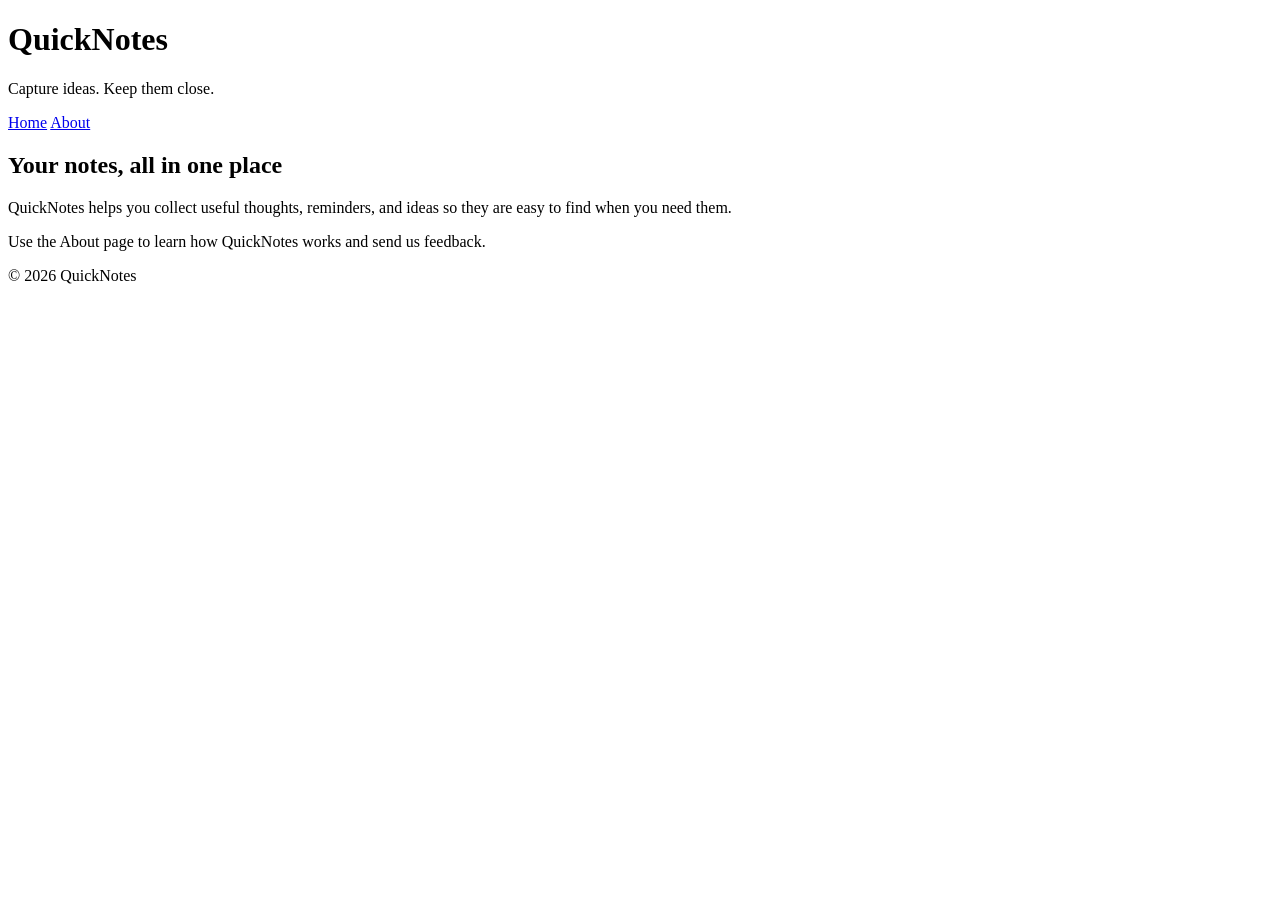
<file: day1/index.html>
<!doctype html>
<html lang="en">
<head>
  <meta charset="utf-8">
  <meta name="viewport" content="width=device-width, initial-scale=1">
  <title>QuickNotes | Home</title>
</head>
<body>
  <header>
    <h1>QuickNotes</h1>
    <p>Capture ideas. Keep them close.</p>
    <nav aria-label="Main navigation">
      <a href="index.html" aria-current="page">Home</a>
      <a href="about.html">About</a>
    </nav>
  </header>

  <main>
    <h2>Your notes, all in one place</h2>
    <p>QuickNotes helps you collect useful thoughts, reminders, and ideas so they are easy to find when you need them.</p>
    <p>Use the About page to learn how QuickNotes works and send us feedback.</p>
  </main>

  <footer>
    <p>&copy; 2026 QuickNotes</p>
  </footer>
</body>
</html>
</file>
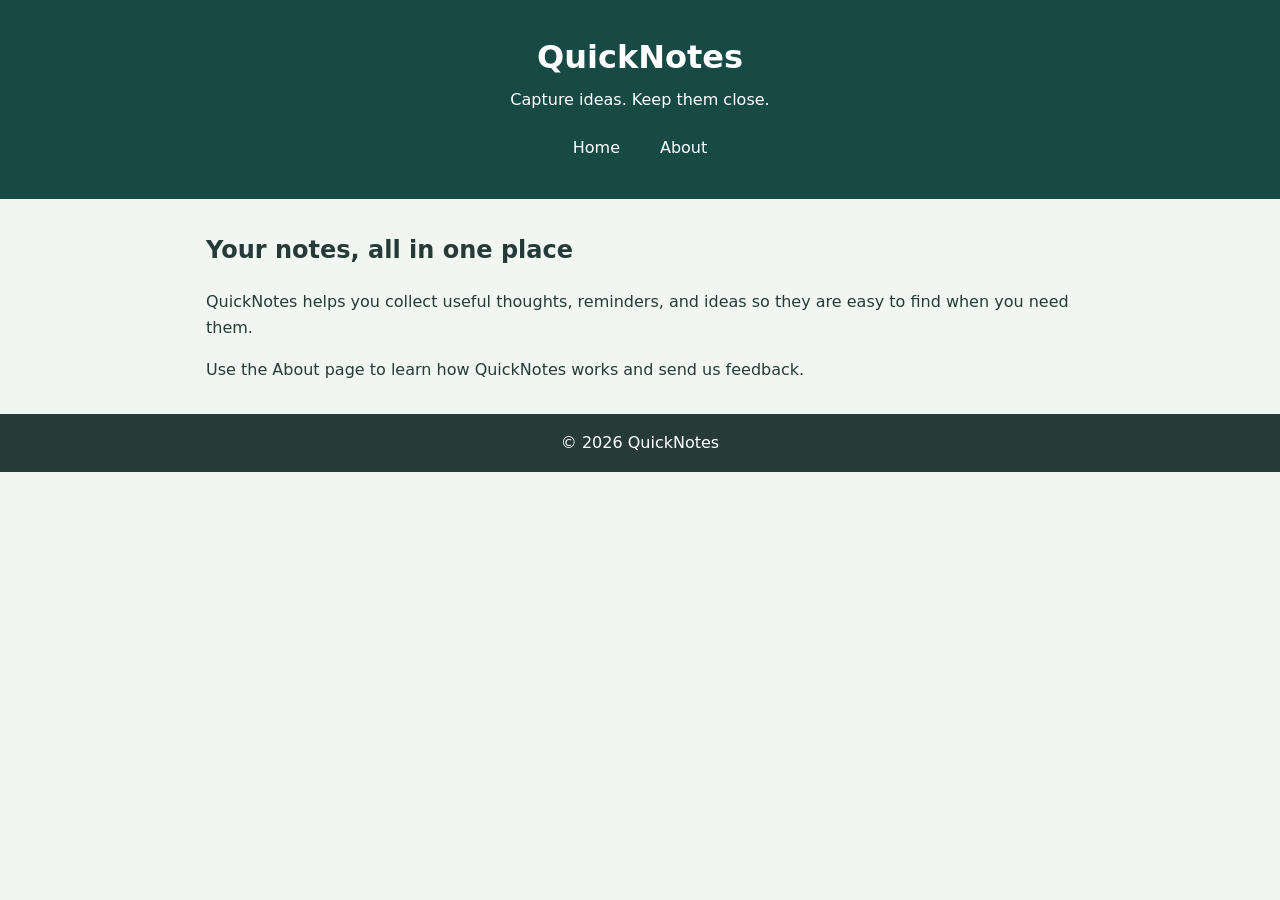
<file: day2/index.html>
<!doctype html>
<html lang="en">
<head>
  <meta charset="utf-8">
  <meta name="viewport" content="width=device-width, initial-scale=1">
  <title>QuickNotes | Home</title>
  <link rel="stylesheet" href="style.css">
</head>
<body>
  <header>
    <h1>QuickNotes</h1>
    <p>Capture ideas. Keep them close.</p>
    <nav aria-label="Main navigation">
      <a href="index.html" aria-current="page">Home</a>
      <a href="about.html">About</a>
    </nav>
  </header>

  <main>
    <h2>Your notes, all in one place</h2>
    <p>QuickNotes helps you collect useful thoughts, reminders, and ideas so they are easy to find when you need them.</p>
    <p>Use the About page to learn how QuickNotes works and send us feedback.</p>
  </main>

  <footer>
    <p>&copy; 2026 QuickNotes</p>
  </footer>
</body>
</html>
</file>
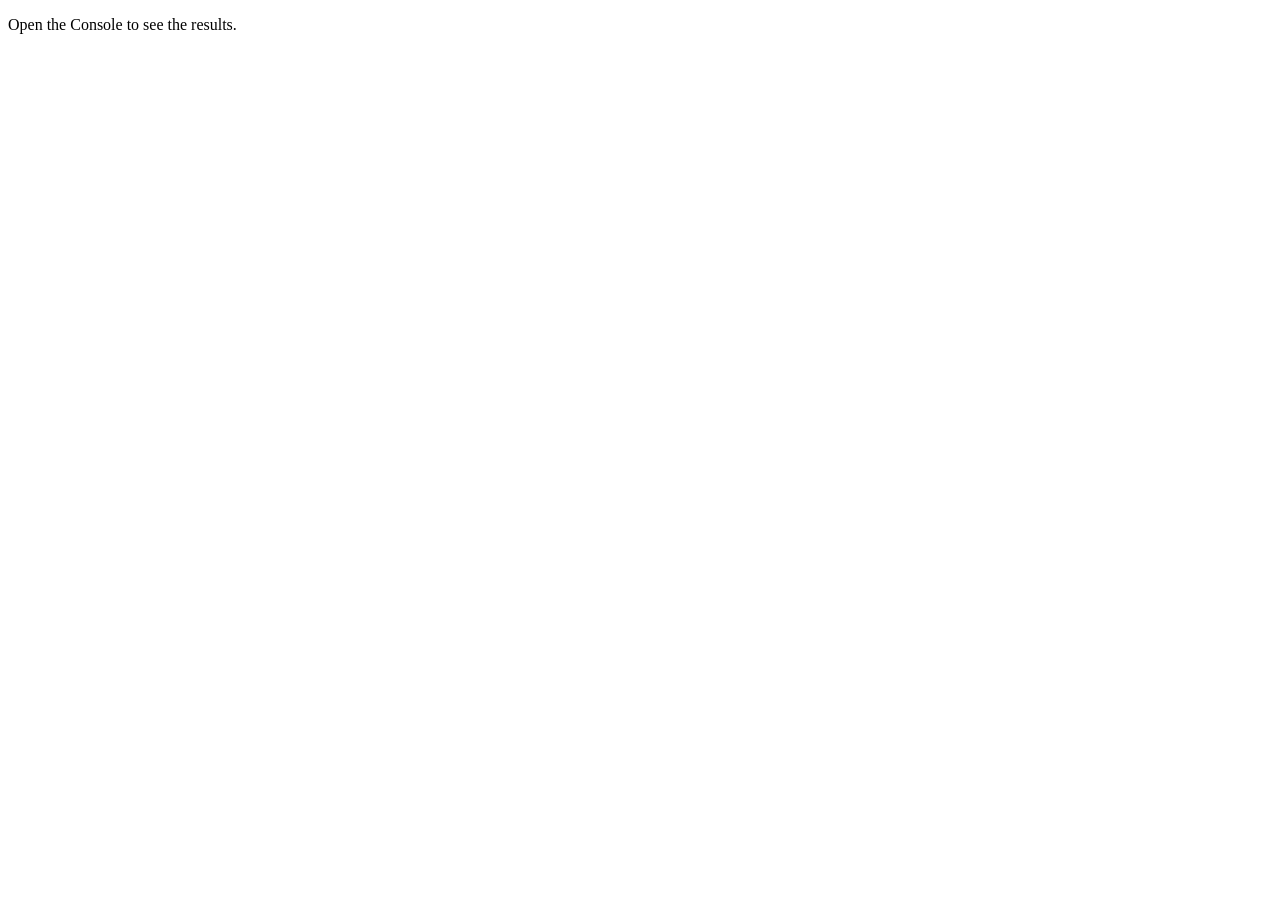
<file: day3/index.html>
<!doctype html>
<html lang="en">
<head>
  <meta charset="utf-8">
  <meta name="viewport" content="width=device-width, initial-scale=1">
  <title>Notes Toolkit</title>
  <script src="script.js" defer></script>
</head>
<body>
  <p>Open the Console to see the results.</p>
</body>
</html>
</file>
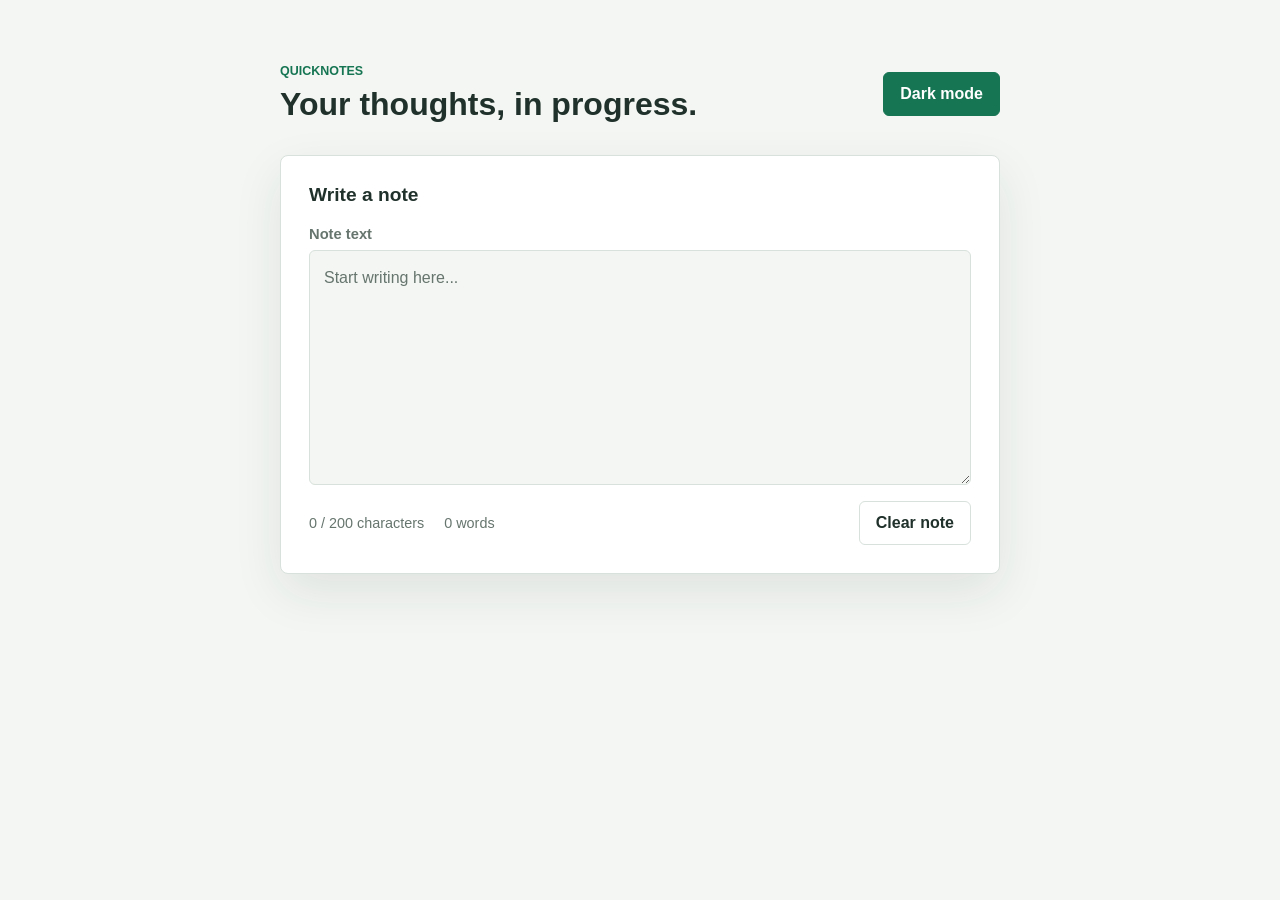
<file: day4/index.html>
<!doctype html>
<html lang="en">
<head>
  <meta charset="utf-8">
  <meta name="viewport" content="width=device-width, initial-scale=1">
  <title>QuickNotes</title>
  <link rel="stylesheet" href="style.css">
  <script src="script.js" defer></script>
</head>
<body>
  <main class="notes-app">
    <header class="page-header">
      <div>
        <p class="eyebrow">QUICKNOTES</p>
        <h1>Your thoughts, in progress.</h1>
      </div>
      <button id="theme-toggle" type="button" aria-pressed="false">Dark mode</button>
    </header>

    <section class="note-editor" aria-labelledby="editor-heading">
      <h2 id="editor-heading">Write a note</h2>
      <label for="note-text">Note text</label>
      <textarea id="note-text" rows="8" placeholder="Start writing here..."></textarea>
      <div class="editor-footer">
        <div class="counts" aria-live="polite" aria-atomic="true">
          <p id="char-count">0 / 200 characters</p>
          <p id="word-count">0 words</p>
        </div>
        <button id="clear-btn" class="secondary-button" type="button">Clear note</button>
      </div>
    </section>
  </main>
</body>
</html>
</file>
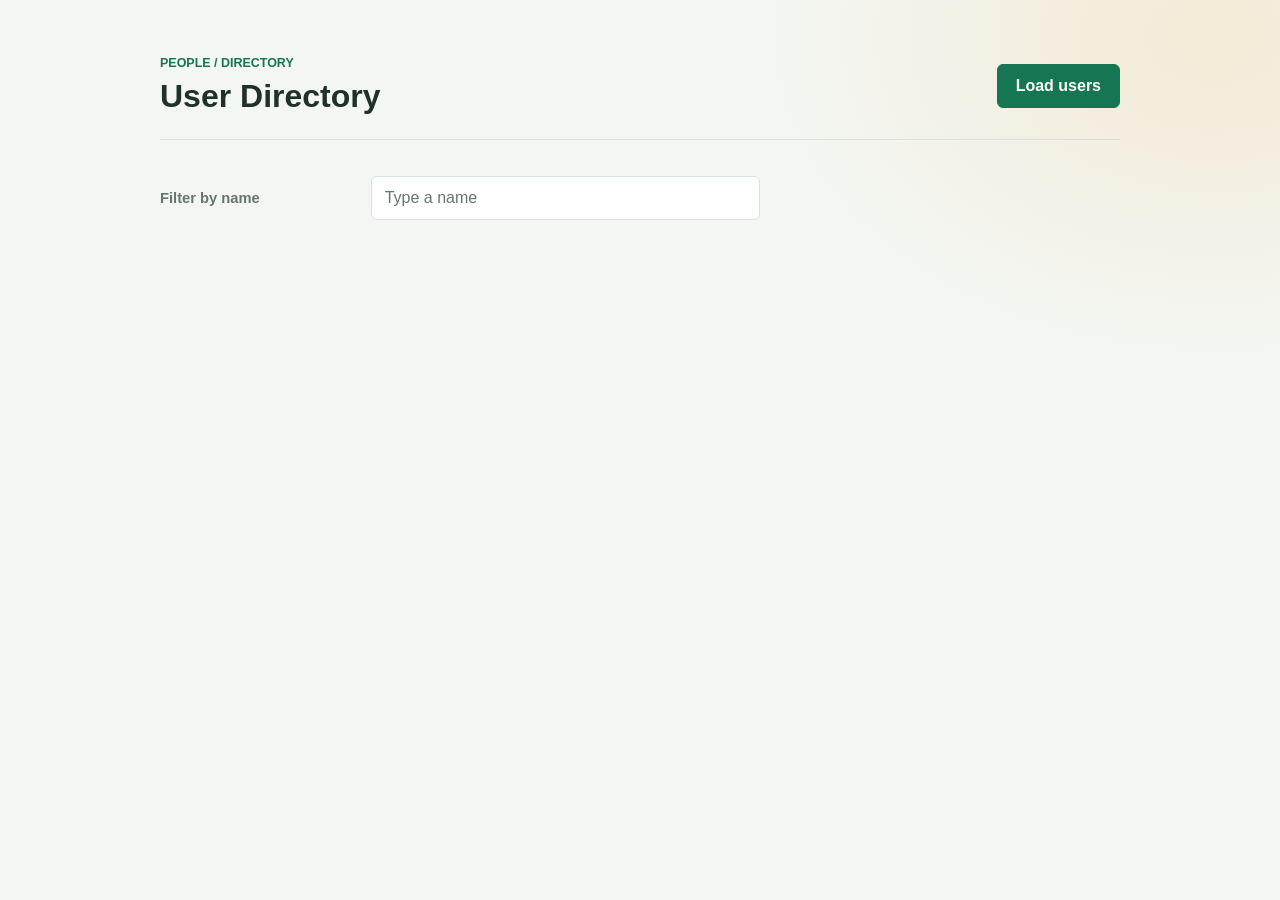
<file: day5/index.html>
<!doctype html>
<html lang="en">
<head>
  <meta charset="utf-8">
  <meta name="viewport" content="width=device-width, initial-scale=1">
  <meta name="theme-color" content="#f3f6f2">
  <title>User Directory</title>
  <link rel="stylesheet" href="style.css">
  <script src="users.js" defer></script>
</head>
<body>
  <main class="directory">
    <header class="page-header">
      <div>
        <p class="eyebrow">PEOPLE / DIRECTORY</p>
        <h1>User Directory</h1>
      </div>
      <button id="load-users" type="button">Load users</button>
    </header>

    <section aria-label="User list">
      <div class="directory-tools">
        <label for="filter-input">Filter by name</label>
        <input id="filter-input" type="search" placeholder="Type a name">
      </div>
      <p id="status" role="status" aria-live="polite" aria-atomic="true"></p>
      <ul id="users-list" aria-label="Users"></ul>
    </section>
  </main>
</body>
</html>
</file>
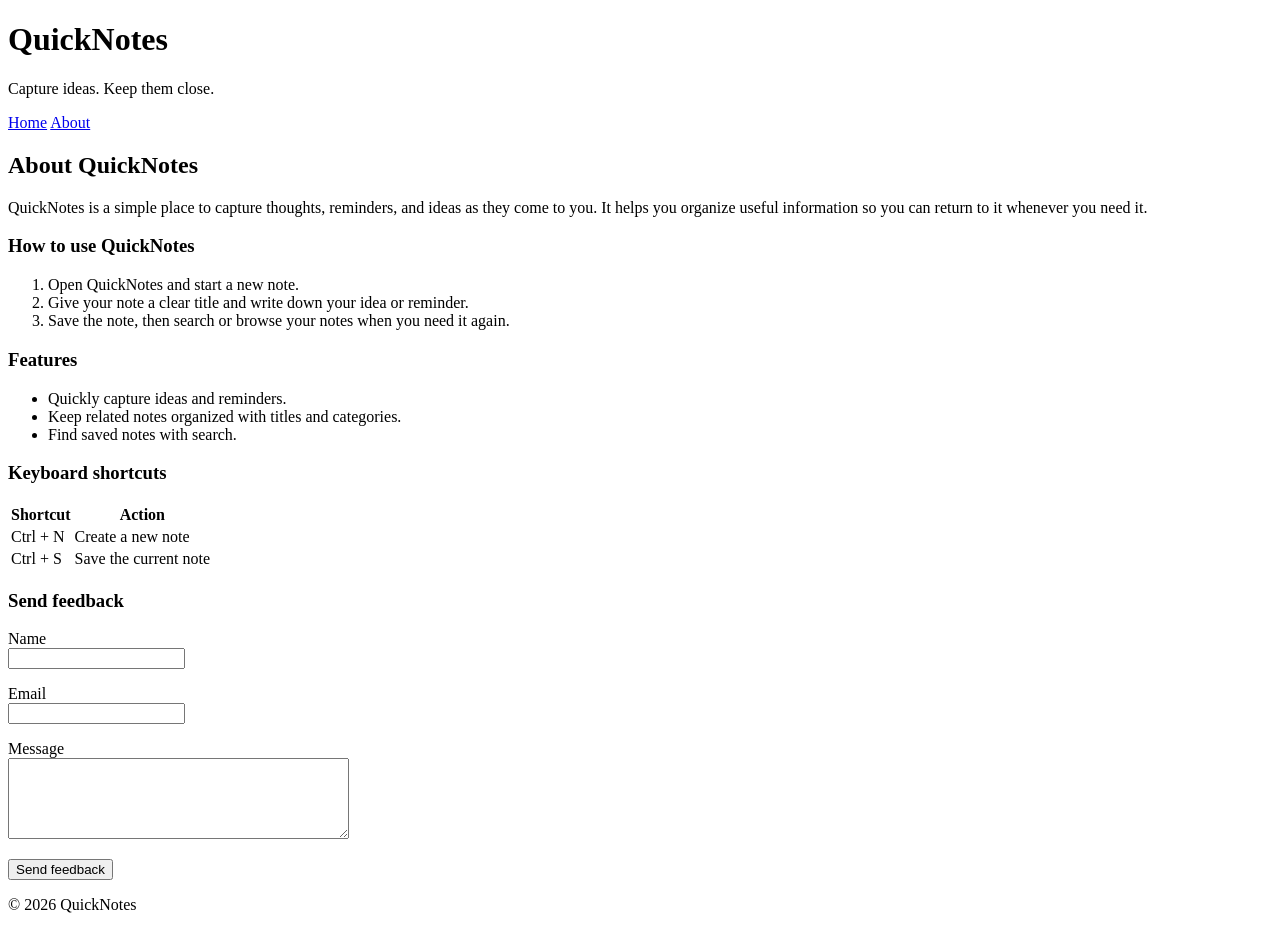
<file: day1/about.html>
<!doctype html>
<html lang="en">
<head>
  <meta charset="utf-8">
  <meta name="viewport" content="width=device-width, initial-scale=1">
  <title>QuickNotes | About</title>
</head>
<body>
  <header>
    <h1>QuickNotes</h1>
    <p>Capture ideas. Keep them close.</p>
    <nav aria-label="Main navigation">
      <a href="index.html">Home</a>
      <a href="about.html" aria-current="page">About</a>
    </nav>
  </header>

  <main>
    <h2>About QuickNotes</h2>
    <p>QuickNotes is a simple place to capture thoughts, reminders, and ideas as they come to you. It helps you organize useful information so you can return to it whenever you need it.</p>

    <section>
      <h3>How to use QuickNotes</h3>
      <ol>
        <li>Open QuickNotes and start a new note.</li>
        <li>Give your note a clear title and write down your idea or reminder.</li>
        <li>Save the note, then search or browse your notes when you need it again.</li>
      </ol>
    </section>

    <section>
      <h3>Features</h3>
      <ul>
        <li>Quickly capture ideas and reminders.</li>
        <li>Keep related notes organized with titles and categories.</li>
        <li>Find saved notes with search.</li>
      </ul>
    </section>

    <section>
      <h3>Keyboard shortcuts</h3>
      <table>
        <thead>
          <tr>
            <th scope="col">Shortcut</th>
            <th scope="col">Action</th>
          </tr>
        </thead>
        <tbody>
          <tr>
            <td>Ctrl + N</td>
            <td>Create a new note</td>
          </tr>
          <tr>
            <td>Ctrl + S</td>
            <td>Save the current note</td>
          </tr>
        </tbody>
      </table>
    </section>

    <section>
      <h3>Send feedback</h3>
      <form>
        <p>
          <label for="name">Name</label><br>
          <input type="text" id="name" name="name" required>
        </p>
        <p>
          <label for="email">Email</label><br>
          <input type="email" id="email" name="email" required>
        </p>
        <p>
          <label for="message">Message</label><br>
          <textarea id="message" name="message" rows="5" cols="40" required></textarea>
        </p>
        <button type="submit">Send feedback</button>
      </form>
    </section>
  </main>

  <footer>
    <p>&copy; 2026 QuickNotes</p>
  </footer>
</body>
</html>
</file>
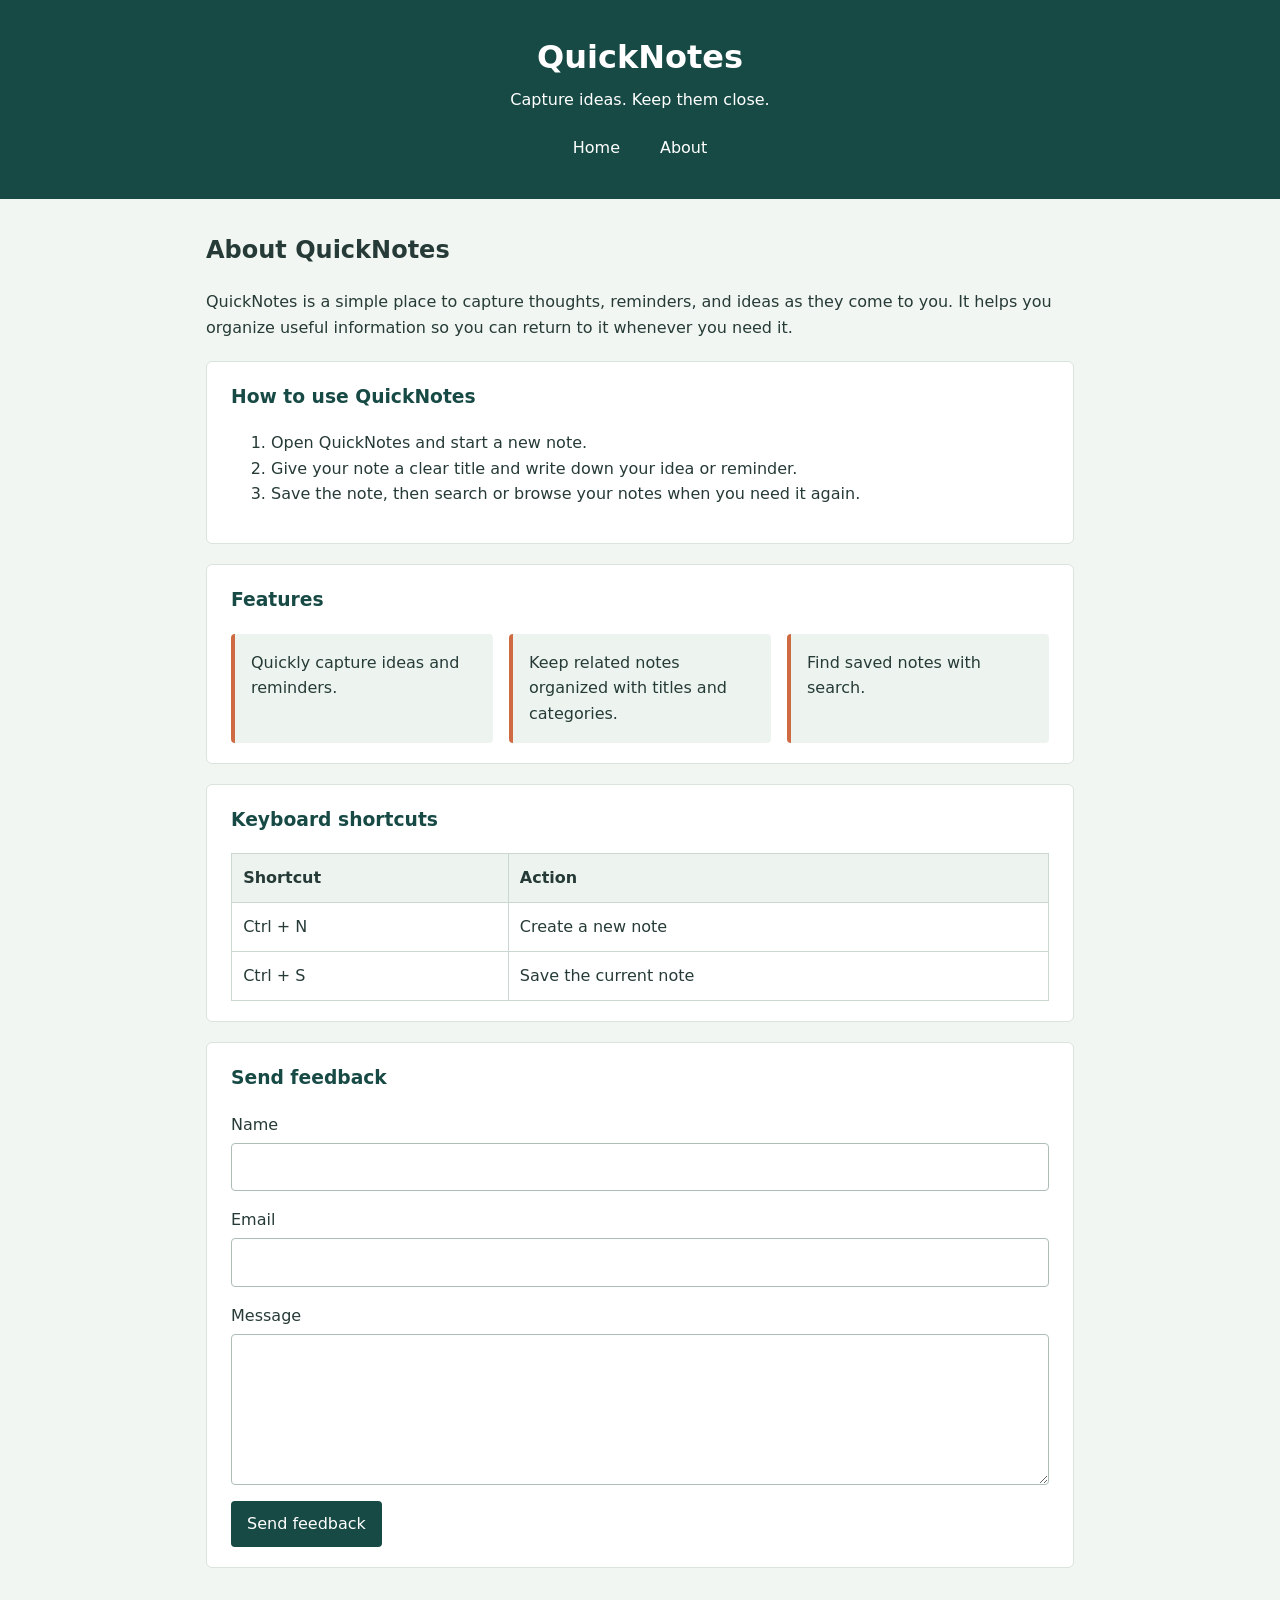
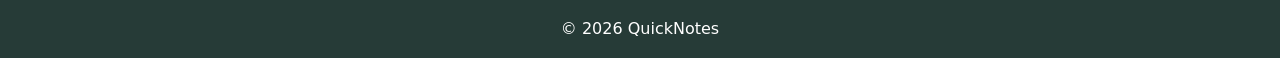
<file: day2/about.html>
<!doctype html>
<html lang="en">
<head>
  <meta charset="utf-8">
  <meta name="viewport" content="width=device-width, initial-scale=1">
  <title>QuickNotes | About</title>
  <link rel="stylesheet" href="style.css">
</head>
<body>
  <header>
    <h1>QuickNotes</h1>
    <p>Capture ideas. Keep them close.</p>
    <nav aria-label="Main navigation">
      <a href="index.html">Home</a>
      <a href="about.html" aria-current="page">About</a>
    </nav>
  </header>

  <main>
    <h2>About QuickNotes</h2>
    <p>QuickNotes is a simple place to capture thoughts, reminders, and ideas as they come to you. It helps you organize useful information so you can return to it whenever you need it.</p>

    <section>
      <h3>How to use QuickNotes</h3>
      <ol>
        <li>Open QuickNotes and start a new note.</li>
        <li>Give your note a clear title and write down your idea or reminder.</li>
        <li>Save the note, then search or browse your notes when you need it again.</li>
      </ol>
    </section>

    <section>
      <h3>Features</h3>
      <ul class="features">
        <li>Quickly capture ideas and reminders.</li>
        <li>Keep related notes organized with titles and categories.</li>
        <li>Find saved notes with search.</li>
      </ul>
    </section>

    <section>
      <h3>Keyboard shortcuts</h3>
      <table>
        <thead>
          <tr>
            <th scope="col">Shortcut</th>
            <th scope="col">Action</th>
          </tr>
        </thead>
        <tbody>
          <tr>
            <td>Ctrl + N</td>
            <td>Create a new note</td>
          </tr>
          <tr>
            <td>Ctrl + S</td>
            <td>Save the current note</td>
          </tr>
        </tbody>
      </table>
    </section>

    <section>
      <h3>Send feedback</h3>
      <form>
        <p>
          <label for="name">Name</label>
          <input type="text" id="name" name="name" required>
        </p>
        <p>
          <label for="email">Email</label>
          <input type="email" id="email" name="email" required>
        </p>
        <p>
          <label for="message">Message</label>
          <textarea id="message" name="message" rows="5" required></textarea>
        </p>
        <button type="submit">Send feedback</button>
      </form>
    </section>
  </main>

  <footer>
    <p>&copy; 2026 QuickNotes</p>
  </footer>
</body>
</html>
</file>
<file: day2/style.css>
* {
  box-sizing: border-box;
}

body {
  margin: 0;
  font-family: system-ui, sans-serif;
  color: #263b37;
  background: #f2f6f2;
  line-height: 1.6;
}

header {
  padding: 2rem 1rem;
  color: #fff;
  background: #174a45;
  text-align: center;
}

header h1 {
  margin: 0;
  font-size: 2rem;
}

header p {
  margin: 0.25rem 0 1rem;
}

nav {
  display: flex;
  justify-content: center;
  gap: 16px;
}

nav a {
  padding: 0.4rem 0.75rem;
  color: #fff;
  text-decoration: none;
  border-radius: 4px;
  transition: background-color 180ms ease, color 180ms ease;
}

nav a:hover,
nav a:focus-visible {
  color: #174a45;
  background: #d7eee2;
}

main {
  max-width: 900px;
  margin: 2rem auto;
  padding: 0 1rem;
}

main > h2 {
  margin-top: 0;
}

section {
  margin: 1.25rem 0;
  padding: 1.25rem 1.5rem;
  background: #fff;
  border: 1px solid #d9e4dc;
  border-radius: 6px;
}

section h3 {
  margin-top: 0;
  color: #174a45;
}

.features {
  display: grid;
  grid-template-columns: repeat(auto-fit, minmax(180px, 1fr));
  gap: 1rem;
  margin: 0;
  padding: 0;
  list-style: none;
}

.features li {
  padding: 1rem;
  background: #edf4ef;
  border-left: 4px solid #cf6b43;
  border-radius: 4px;
}

table {
  width: 100%;
  border-collapse: collapse;
}

th,
td {
  padding: 0.7rem;
  border: 1px solid #cbd8d0;
  text-align: left;
}

th {
  background: #edf4ef;
}

form p {
  display: flex;
  flex-direction: column;
  gap: 0.35rem;
  margin: 0 0 1rem;
}

input,
textarea {
  width: 100%;
  padding: 0.65rem;
  color: inherit;
  font: inherit;
  border: 1px solid #aebeb4;
  border-radius: 4px;
}

input:focus,
textarea:focus {
  outline: 2px solid #4b8878;
  outline-offset: 1px;
}

button {
  padding: 0.65rem 1rem;
  color: #fff;
  font: inherit;
  background: #174a45;
  border: 0;
  border-radius: 4px;
  cursor: pointer;
  transition: background-color 180ms ease, transform 180ms ease;
}

button:hover,
button:focus-visible {
  background: #cf5f37;
  transform: translateY(-2px);
}

footer {
  padding: 1rem;
  color: #fff;
  background: #263b37;
  text-align: center;
}

footer p {
  margin: 0;
}

@media (max-width: 600px) {
  header {
    padding: 1.25rem 0.75rem;
  }

  header h1 {
    font-size: 1.6rem;
  }

  main {
    margin: 1.25rem auto;
  }

  section {
    padding: 1rem;
  }

  th,
  td {
    padding: 0.5rem;
  }
}
</file>
<file: day4/style.css>
:root {
  color-scheme: light;
  --page-bg: #f3f6f2;
  --surface: #ffffff;
  --text: #20312b;
  --muted: #66756e;
  --border: #d8e1db;
  --accent: #167553;
  --accent-hover: #105d41;
  --warning: #a95000;
  --over: #b42318;
  --shadow: 0 18px 50px rgb(32 49 43 / 9%);
}

body.dark {
  color-scheme: dark;
  --page-bg: #17221e;
  --surface: #22312b;
  --text: #eef5f0;
  --muted: #b0c0b7;
  --border: #40544a;
  --accent: #63c99b;
  --accent-hover: #8cddb7;
  --warning: #ffb45e;
  --over: #ff827b;
  --shadow: 0 18px 50px rgb(0 0 0 / 24%);
}

* {
  box-sizing: border-box;
}

body {
  min-height: 100vh;
  margin: 0;
  background: var(--page-bg);
  color: var(--text);
  font-family: "Segoe UI", sans-serif;
  transition: background-color 180ms ease, color 180ms ease;
}

button,
textarea {
  font: inherit;
}

button {
  min-height: 44px;
  padding: 0 16px;
  border: 1px solid var(--accent);
  border-radius: 6px;
  background: var(--accent);
  color: #ffffff;
  cursor: pointer;
  font-weight: 650;
}

button:hover {
  background: var(--accent-hover);
}

button:focus-visible,
textarea:focus-visible {
  outline: 3px solid var(--warning);
  outline-offset: 3px;
}

.notes-app {
  width: min(720px, calc(100% - 32px));
  margin: 0 auto;
  padding: 64px 0;
}

.page-header {
  display: flex;
  align-items: center;
  justify-content: space-between;
  gap: 24px;
  margin-bottom: 32px;
}

.eyebrow {
  margin: 0 0 8px;
  color: var(--accent);
  font-size: 0.78rem;
  font-weight: 750;
}

h1,
h2,
p {
  margin-top: 0;
}

h1 {
  margin-bottom: 0;
  font-size: 2rem;
}

.note-editor {
  padding: 28px;
  border: 1px solid var(--border);
  border-radius: 8px;
  background: var(--surface);
  box-shadow: var(--shadow);
}

.note-editor h2 {
  margin-bottom: 20px;
  font-size: 1.2rem;
}

label {
  display: block;
  margin-bottom: 8px;
  color: var(--muted);
  font-size: 0.92rem;
  font-weight: 650;
}

textarea {
  display: block;
  width: 100%;
  min-height: 200px;
  padding: 14px;
  resize: vertical;
  border: 1px solid var(--border);
  border-radius: 6px;
  background: var(--page-bg);
  color: var(--text);
  line-height: 1.6;
}

textarea::placeholder {
  color: var(--muted);
}

.editor-footer {
  display: flex;
  align-items: center;
  justify-content: space-between;
  gap: 16px;
  margin-top: 16px;
}

.counts {
  display: flex;
  flex-wrap: wrap;
  gap: 8px 20px;
}

.counts p {
  margin: 0;
  color: var(--muted);
  font-size: 0.9rem;
}

.counts .warning {
  color: var(--warning);
}

.counts .over {
  color: var(--over);
  font-weight: 750;
}

.secondary-button {
  border-color: var(--border);
  background: transparent;
  color: var(--text);
}

.secondary-button:hover {
  background: var(--page-bg);
}

@media (max-width: 520px) {
  .notes-app {
    padding: 32px 0;
  }

  .page-header {
    align-items: flex-start;
    flex-direction: column;
  }

  .note-editor {
    padding: 20px;
  }

  .editor-footer {
    align-items: flex-start;
    flex-direction: column;
  }
}
</file>
<file: day5/style.css>
:root {
  color-scheme: light;
  --page-bg: #f3f6f2;
  --surface: #ffffff;
  --text: #20312b;
  --muted: #66756e;
  --border: #d8e1db;
  --accent: #167553;
  --accent-hover: #105d41;
  --highlight: #f3ad42;
}

* {
  box-sizing: border-box;
}

body {
  min-height: 100vh;
  margin: 0;
  background:
    radial-gradient(ellipse at 95% 4%, rgb(243 173 66 / 16%), transparent 28rem),
    var(--page-bg);
  color: var(--text);
  font-family: "Segoe UI", sans-serif;
}

button,
input {
  font: inherit;
}

button {
  min-height: 44px;
  padding: 0 18px;
  border: 1px solid var(--accent);
  border-radius: 6px;
  background: var(--accent);
  color: #ffffff;
  cursor: pointer;
  font-weight: 650;
}

button:hover:not(:disabled) {
  background: var(--accent-hover);
}

button:disabled {
  cursor: wait;
  opacity: 0.65;
}

button:focus-visible,
input:focus-visible {
  outline: 3px solid var(--highlight);
  outline-offset: 3px;
}

.directory {
  width: min(960px, calc(100% - 32px));
  margin: 0 auto;
  padding: 56px 0 72px;
}

.page-header {
  display: flex;
  align-items: center;
  justify-content: space-between;
  gap: 24px;
  margin-bottom: 36px;
  padding-bottom: 24px;
  border-bottom: 1px solid var(--border);
}

.eyebrow {
  margin: 0 0 8px;
  color: var(--accent);
  font-size: 0.78rem;
  font-weight: 750;
}

h1,
h2,
p {
  margin-top: 0;
}

h1 {
  margin-bottom: 0;
  font-size: 2rem;
}

.directory-tools {
  display: grid;
  grid-template-columns: minmax(140px, 1fr) minmax(220px, 2fr);
  align-items: center;
  gap: 16px;
  max-width: 600px;
}

label {
  color: var(--muted);
  font-size: 0.92rem;
  font-weight: 650;
}

input {
  width: 100%;
  min-height: 44px;
  padding: 0 13px;
  border: 1px solid var(--border);
  border-radius: 6px;
  background: var(--surface);
  color: var(--text);
}

input::placeholder {
  color: var(--muted);
}

#status {
  min-height: 24px;
  margin: 20px 0 12px;
  color: var(--muted);
  font-size: 0.92rem;
}

#users-list {
  display: grid;
  grid-template-columns: repeat(2, minmax(0, 1fr));
  gap: 12px;
  margin: 0;
  padding: 0;
  list-style: none;
}

.user-item {
  min-width: 0;
  padding: 20px;
  border: 1px solid var(--border);
  border-left: 3px solid var(--accent);
  border-radius: 6px;
  background: var(--surface);
}

.user-item h2 {
  margin-bottom: 16px;
  font-size: 1.08rem;
  overflow-wrap: anywhere;
}

.user-detail {
  display: grid;
  grid-template-columns: 68px minmax(0, 1fr);
  gap: 10px;
  margin-bottom: 8px;
  color: var(--text);
  font-size: 0.9rem;
  overflow-wrap: anywhere;
}

.user-detail:last-child {
  margin-bottom: 0;
}

.detail-label {
  color: var(--muted);
}

@media (max-width: 600px) {
  .directory {
    padding: 32px 0 48px;
  }

  .page-header {
    align-items: flex-start;
    flex-direction: column;
    margin-bottom: 24px;
  }

  .directory-tools {
    grid-template-columns: 1fr;
    gap: 8px;
  }

  #users-list {
    grid-template-columns: 1fr;
  }
}
</file>
